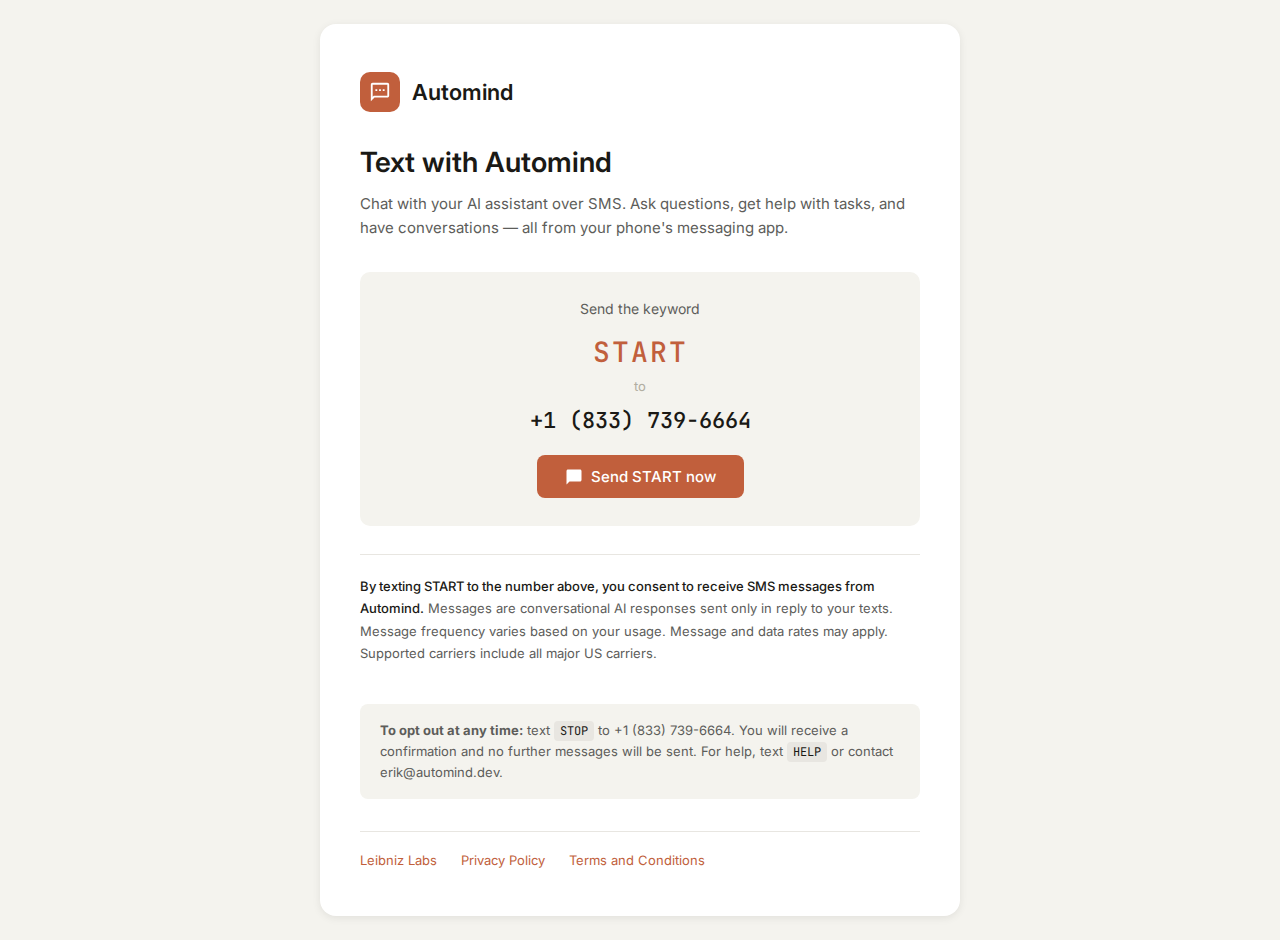
<file: index.html>
<!DOCTYPE html>
<html lang="en">
<head>
    <meta charset="UTF-8">
    <meta name="viewport" content="width=device-width, initial-scale=1.0">
    <title>Automind SMS — Opt-In</title>
    <link rel="preconnect" href="https://fonts.googleapis.com">
    <link rel="preconnect" href="https://fonts.gstatic.com" crossorigin>
    <link href="https://fonts.googleapis.com/css2?family=Inter:wght@400;500;600&family=JetBrains+Mono:wght@400;500&display=swap" rel="stylesheet">
    <link rel="stylesheet" href="style.css">
</head>
<body>
    <div class="card">
        <div class="logo">
            <div class="logo-icon">
                <svg viewBox="0 0 24 24"><path d="M20 2H4c-1.1 0-2 .9-2 2v18l4-4h14c1.1 0 2-.9 2-2V4c0-1.1-.9-2-2-2zm0 14H5.17L4 17.17V4h16v12z"/><path d="M7 9h2v2H7zm4 0h2v2h-2zm4 0h2v2h-2z"/></svg>
            </div>
            <span class="logo-text">Automind</span>
        </div>

        <h1>Text with Automind</h1>
        <p class="subtitle">
            Chat with your AI assistant over SMS. Ask questions, get help with tasks,
            and have conversations — all from your phone's messaging app.
        </p>

        <div class="opt-in-box">
            <div class="opt-in-instruction">Send the keyword</div>
            <div class="keyword">START</div>
            <div class="opt-in-to">to</div>
            <div class="phone-number">+1 (833) 739-6664</div>
            <a href="sms:+18337396664?body=START" class="sms-link">
                <svg viewBox="0 0 24 24"><path d="M20 2H4c-1.1 0-2 .9-2 2v18l4-4h14c1.1 0 2-.9 2-2V4c0-1.1-.9-2-2-2z"/></svg>
                Send START now
            </a>
        </div>

        <div class="consent">
            <strong>By texting START to the number above, you consent to receive SMS messages
            from Automind.</strong> Messages are conversational AI responses sent only in reply
            to your texts. Message frequency varies based on your usage. Message and data rates
            may apply. Supported carriers include all major US carriers.
        </div>

        <div class="opt-out">
            <strong>To opt out at any time:</strong> text <code>STOP</code> to +1 (833) 739-6664.
            You will receive a confirmation and no further messages will be sent.
            For help, text <code>HELP</code> or contact erik@automind.dev.
        </div>

        <div class="footer-nav">
            <a href="leibniz.html">Leibniz Labs</a>
            <a href="privacy.html">Privacy Policy</a>
            <a href="terms.html">Terms and Conditions</a>
        </div>
    </div>
</body>
</html>
</file>
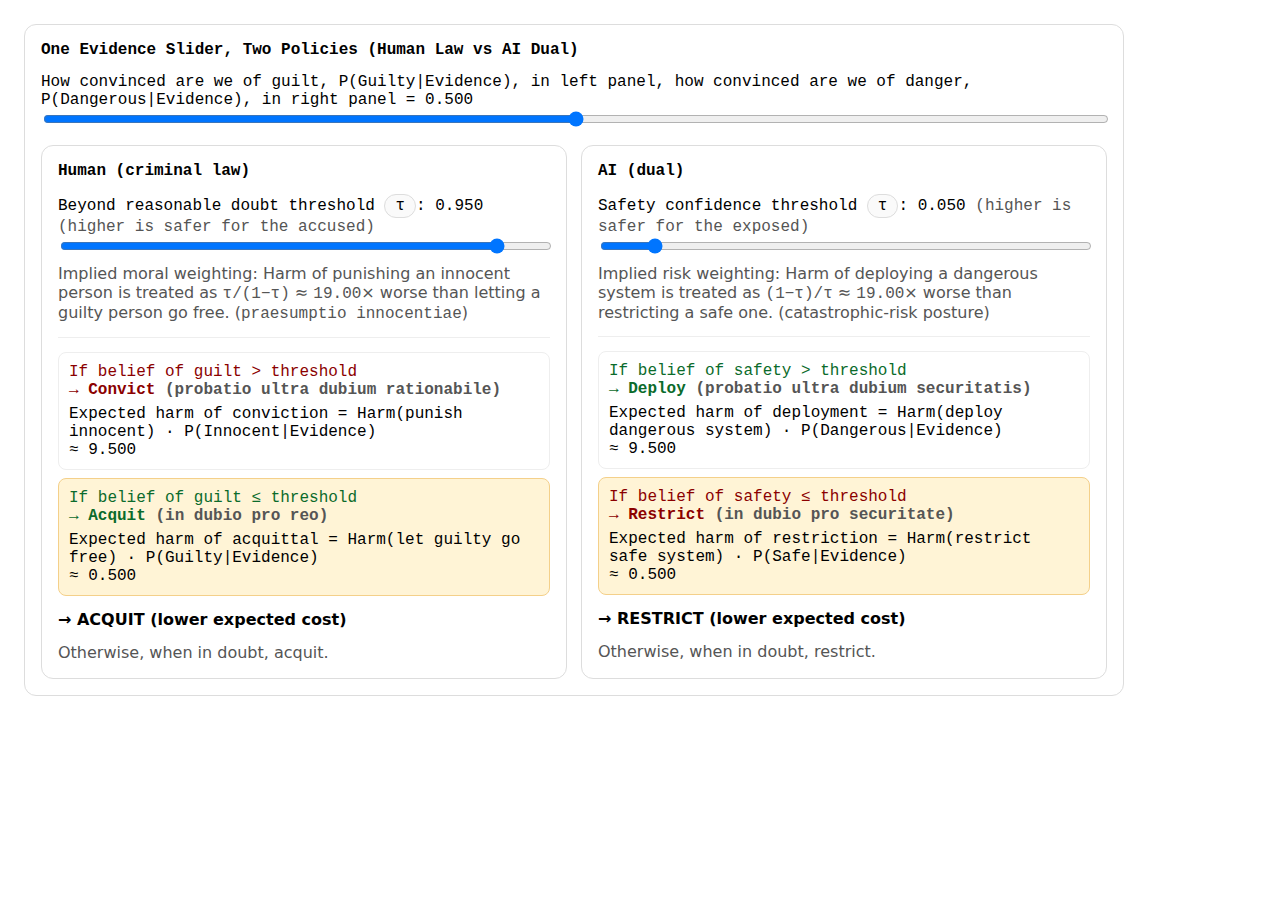
<file: expected-cost.html>
<!doctype html>
<html lang="en">
<head>
<meta charset="utf-8"/>
<meta name="viewport" content="width=device-width,initial-scale=1"/>
<title>Expected Cost: Criminal Law vs AI Dual</title>
<style>
  body { font-family: system-ui, sans-serif; margin: 24px; max-width: 1100px; }
  .mono { font-family: ui-monospace, SFMono-Regular, Menlo, Monaco, Consolas, "Liberation Mono", "Courier New", monospace; }
  .card { border: 1px solid #ddd; border-radius: 12px; padding: 16px; }
  .grid { display: grid; grid-template-columns: 1fr; gap: 14px; }
  @media (min-width: 920px) { .grid { grid-template-columns: 1fr 1fr; } }

  .row { margin: 14px 0; }
  .big { font-weight: 800; }
  .muted { color: #555; }

  input[type="range"] { width: 100%; }

  .box { padding: 10px; border-radius: 8px; margin-top: 8px; border: 1px solid #eee; }
  .highlight { background: #fff4d6; border-color: #f4d08a; }

  .green { color: #0b6b2b; }
  .red { color: #8b0000; }

  .pill { display: inline-block; padding: 2px 10px; border-radius: 999px; border: 1px solid #ddd; background: #fafafa; }
  hr { border: none; border-top: 1px solid #eee; margin: 14px 0; }
</style>
</head>
<body>

<div class="card">
  <div class="big mono">One Evidence Slider, Two Policies (Human Law vs AI Dual)</div>

  <div class="row">
    <div class="mono">
      How convinced are we of guilt, <span class="mono">P(Guilty|Evidence)</span>, in left panel,
      how convinced are we of danger, <span class="mono">P(Dangerous|Evidence)</span>, in right panel =
      <span id="pVal" class="mono"></span>
    </div>
    <input type="range" id="p" min="0" max="1" step="0.001" value="0.50"/>
  </div>

  <div class="grid">

    <!-- HUMAN / CRIMINAL LAW PANEL -->
    <div class="card">
      <div class="big mono">Human (criminal law)</div>

      <div class="row">
        <div class="mono">
          Beyond reasonable doubt threshold <span class="pill">τ</span>:
          <span id="tauHVal" class="mono"></span>
          <span class="muted"> (higher is safer for the accused)</span>
        </div>
        <input type="range" id="tauH" min="0.50" max="0.999" step="0.001" value="0.95"/>
        <div class="muted" style="margin-top:6px;">
          Implied moral weighting: Harm of punishing an innocent person
          is treated as <span class="mono">τ/(1−τ)</span> ≈ <span id="ratioH" class="mono"></span>× worse than letting a guilty person go free.
          (<span class="mono">praesumptio innocentiae</span>)
        </div>
      </div>

      <hr/>

      <div id="convictBox" class="box">
        <div class="mono red">
          If belief of guilt &gt; threshold
        </div>
        <div class="mono red big">→ Convict <span class="muted">(probatio ultra dubium rationabile)</span></div>
        <div class="mono" style="margin-top:6px;">Expected harm of conviction = Harm(punish innocent) · P(Innocent|Evidence)</div>
        <div class="mono" id="convictCost"></div>
      </div>

      <div id="acquitBox" class="box">
        <div class="mono green">
          If belief of guilt ≤ threshold
        </div>
        <div class="mono green big">→ Acquit <span class="muted">(in dubio pro reo)</span></div>
        <div class="mono" style="margin-top:6px;">Expected harm of acquittal = Harm(let guilty go free) · P(Guilty|Evidence)</div>
        <div class="mono" id="acquitCost"></div>
      </div>

      <div class="row big" id="decisionH"></div>
      <div class="muted" id="summaryH"></div>
    </div>

    <!-- AI DUAL PANEL -->
    <div class="card">
      <div class="big mono">AI (dual)</div>

      <div class="row">
        <div class="mono">
          Safety confidence threshold <span class="pill">τ</span>:
          <span id="tauAVal" class="mono"></span>
          <span class="muted"> (higher is safer for the exposed)</span>
        </div>
        <input type="range" id="tauA" min="0.001" max="0.50" step="0.001" value="0.05"/>
        <div class="muted" style="margin-top:6px;">
          Implied risk weighting: Harm of deploying a dangerous system
          is treated as <span class="mono">(1−τ)/τ</span> ≈ <span id="ratioA" class="mono"></span>× worse than restricting a safe one.
          (catastrophic-risk posture)
        </div>
      </div>

      <hr/>

      <div id="deployBox" class="box">
        <div class="mono green">
          If belief of safety &gt; threshold
        </div>
        <div class="mono green big">→ Deploy <span class="muted">(probatio ultra dubium securitatis)</span></div>
        <div class="mono" style="margin-top:6px;">Expected harm of deployment = Harm(deploy dangerous system) · P(Dangerous|Evidence)</div>
        <div class="mono" id="deployCost"></div>
      </div>

      <div id="restrictBox" class="box">
        <div class="mono red">
          If belief of safety ≤ threshold
        </div>
        <div class="mono red big">→ Restrict <span class="muted">(in dubio pro securitate)</span></div>
        <div class="mono" style="margin-top:6px;">Expected harm of restriction = Harm(restrict safe system) · P(Safe|Evidence)</div>
        <div class="mono" id="restrictCost"></div>
      </div>

      <div class="row big" id="decisionA"></div>
      <div class="muted" id="summaryA"></div>
    </div>

  </div>
</div>

<script>
const pSlider = document.getElementById("p");
const pVal = document.getElementById("pVal");

// Human
const tauH = document.getElementById("tauH");
const tauHVal = document.getElementById("tauHVal");
const ratioH = document.getElementById("ratioH");
const convictBox = document.getElementById("convictBox");
const acquitBox = document.getElementById("acquitBox");
const convictCostEl = document.getElementById("convictCost");
const acquitCostEl = document.getElementById("acquitCost");
const decisionH = document.getElementById("decisionH");
const summaryH = document.getElementById("summaryH");

// AI
const tauA = document.getElementById("tauA");
const tauAVal = document.getElementById("tauAVal");
const ratioA = document.getElementById("ratioA");
const deployBox = document.getElementById("deployBox");
const restrictBox = document.getElementById("restrictBox");
const deployCostEl = document.getElementById("deployCost");
const restrictCostEl = document.getElementById("restrictCost");
const decisionA = document.getElementById("decisionA");
const summaryA = document.getElementById("summaryA");

function fmt(x) { return x.toFixed(3); }
function fmtRatio(x) {
  if (!isFinite(x)) return "∞";
  if (x >= 1000) return x.toFixed(0);
  if (x >= 100) return x.toFixed(1);
  if (x >= 10) return x.toFixed(2);
  return x.toFixed(3);
}

function update() {
  const p = parseFloat(pSlider.value);
  pVal.textContent = p.toFixed(3);

  // ----- Criminal law panel -----
  const tH = parseFloat(tauH.value);
  const rH = tH / (1 - tH); // Ci/Cg
  tauHVal.textContent = tH.toFixed(3);
  ratioH.textContent = fmtRatio(rH);

  // Use Cg = 1, Ci = rH
  const Ci = rH;
  const Cg = 1;

  const costConvict = Ci * (1 - p);
  const costAcquit = Cg * p;

  convictCostEl.textContent = "≈ " + fmt(costConvict);
  acquitCostEl.textContent = "≈ " + fmt(costAcquit);

  convictBox.classList.remove("highlight");
  acquitBox.classList.remove("highlight");

  // Choose lower expected cost
  if (costConvict < costAcquit) {
    convictBox.classList.add("highlight");
    decisionH.textContent = "→ CONVICT (lower expected cost)";
    summaryH.textContent = "Convict only if guilt is beyond reasonable doubt.";
  } else {
    acquitBox.classList.add("highlight");
    decisionH.textContent = "→ ACQUIT (lower expected cost)";
    summaryH.textContent = "Otherwise, when in doubt, acquit.";
  }

  // ----- AI dual panel -----
  const tA = parseFloat(tauA.value);
  // For AI we parameterize via tau directly: tau = Cr / (Cd + Cr)
  // Hence Cd/Cr = (1 - tau)/tau
  const rA = (1 - tA) / tA; // Cd/Cr
  tauAVal.textContent = tA.toFixed(3);
  ratioA.textContent = fmtRatio(rA);

  // Use Cr = 1, Cd = rA
  const Cr = 1;
  const Cd = rA;

  // p is interpreted as P(Dangerous|Evidence)
  const costDeploy = Cd * p;
  const costRestrict = Cr * (1 - p);

  deployCostEl.textContent = "≈ " + fmt(costDeploy);
  restrictCostEl.textContent = "≈ " + fmt(costRestrict);

  deployBox.classList.remove("highlight");
  restrictBox.classList.remove("highlight");

  if (costDeploy < costRestrict) {
    deployBox.classList.add("highlight");
    decisionA.textContent = "→ DEPLOY (lower expected cost)";
    summaryA.textContent = "Deploy only if safety is beyond reasonable doubt.";
  } else {
    restrictBox.classList.add("highlight");
    decisionA.textContent = "→ RESTRICT (lower expected cost)";
    summaryA.textContent = "Otherwise, when in doubt, restrict.";
  }
}

[pSlider, tauH, tauA].forEach(el => el.addEventListener("input", update));
update();
</script>

</body>
</html>
</file>
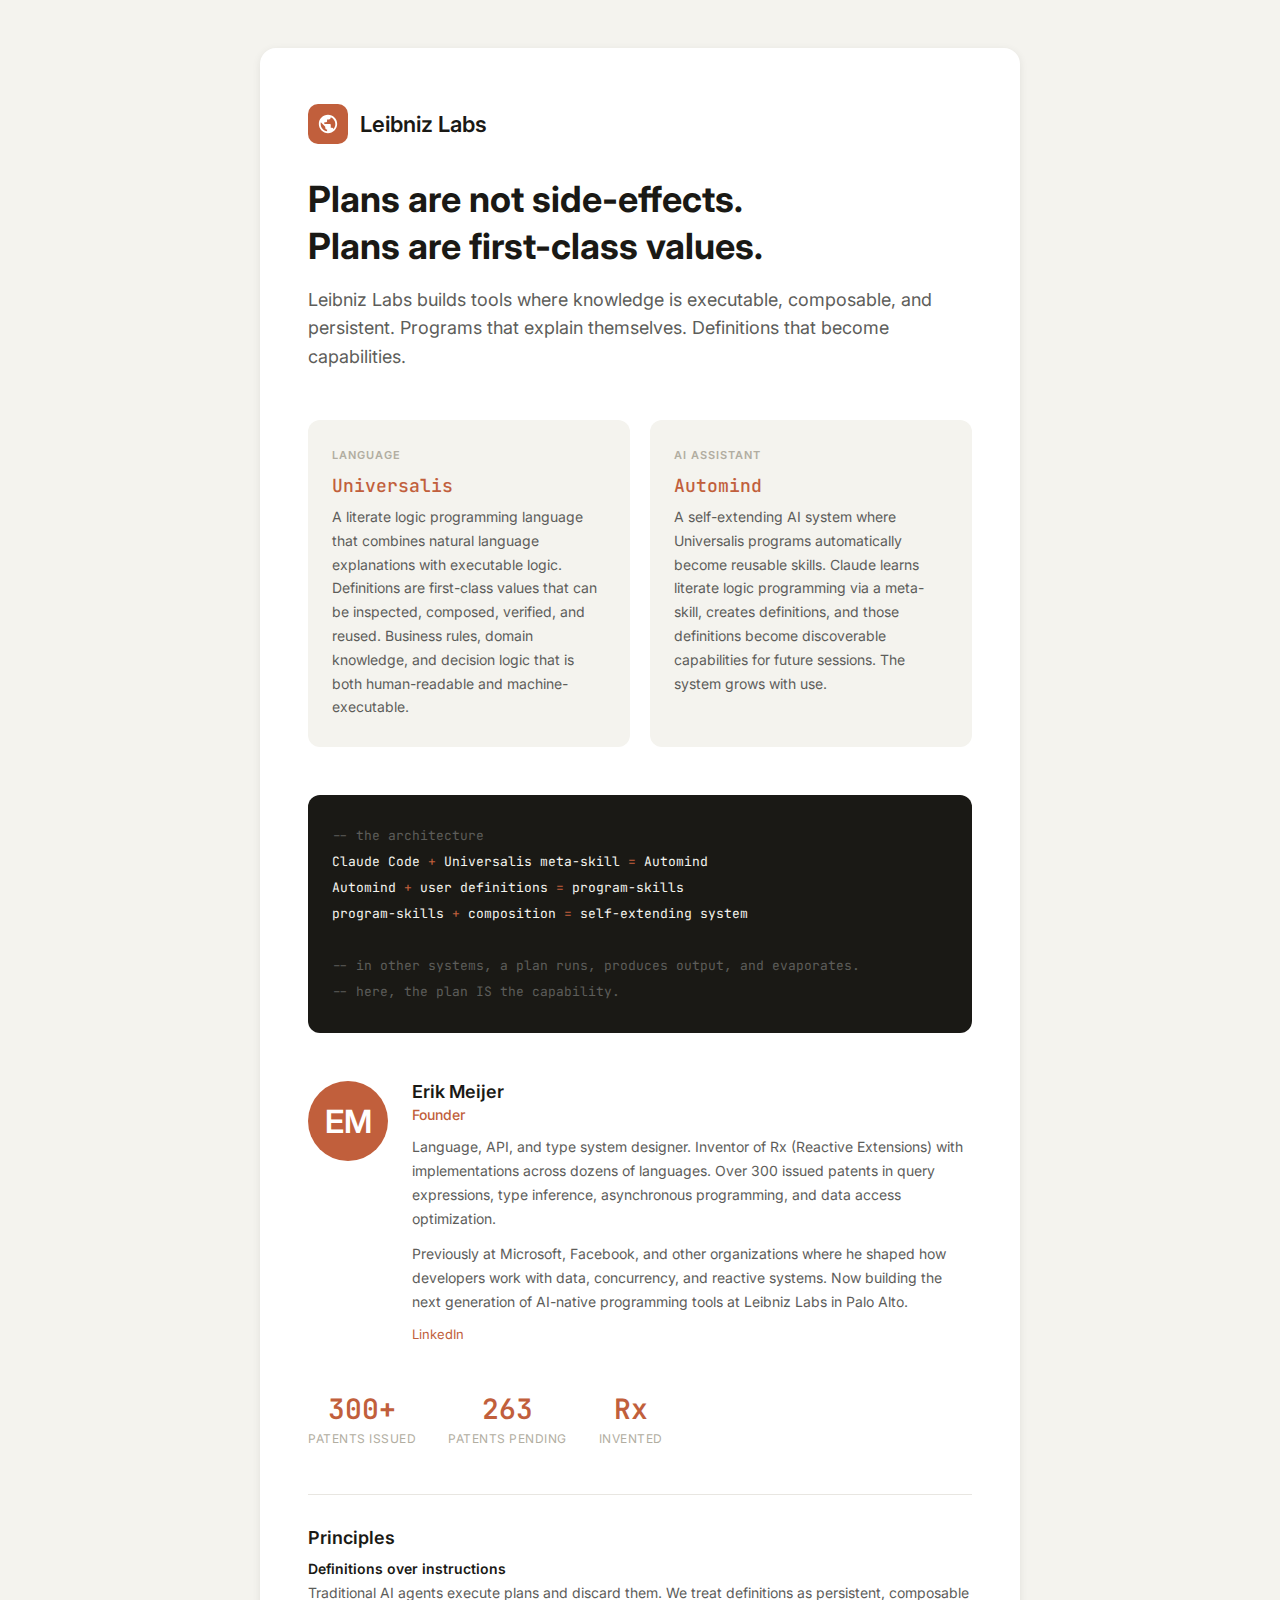
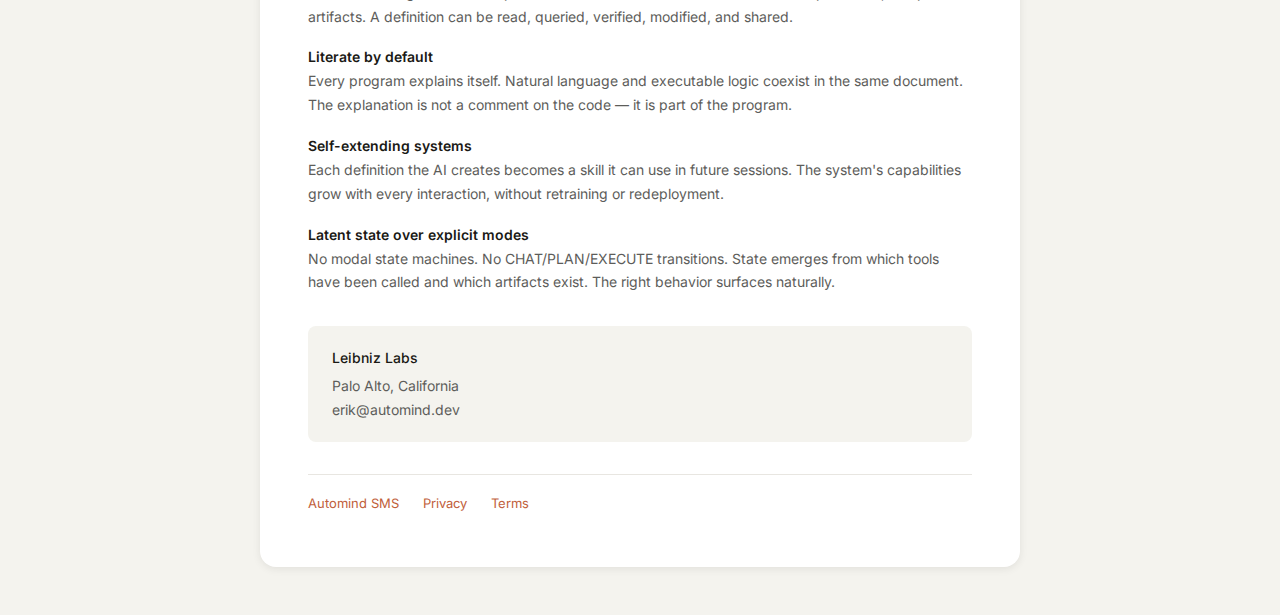
<file: leibniz.html>
<!DOCTYPE html>
<html lang="en">
<head>
    <meta charset="UTF-8">
    <meta name="viewport" content="width=device-width, initial-scale=1.0">
    <title>Leibniz Labs</title>
    <link rel="preconnect" href="https://fonts.googleapis.com">
    <link rel="preconnect" href="https://fonts.gstatic.com" crossorigin>
    <link href="https://fonts.googleapis.com/css2?family=Inter:wght@400;500;600;700&family=JetBrains+Mono:wght@400;500&display=swap" rel="stylesheet">
    <link rel="stylesheet" href="style.css">
    <style>
        body {
            align-items: flex-start;
            padding: 48px 24px;
        }

        .card {
            max-width: 760px;
            padding: 56px 48px;
        }

        /* Hero */
        .hero {
            margin-bottom: 48px;
        }

        .hero h1 {
            font-size: 36px;
            font-weight: 700;
            margin-bottom: 16px;
        }

        .hero .tagline {
            font-size: 18px;
            color: #5D5D5A;
            line-height: 1.6;
        }

        /* Products */
        .products {
            display: grid;
            grid-template-columns: 1fr 1fr;
            gap: 20px;
            margin-bottom: 48px;
        }

        @media (max-width: 600px) {
            .products { grid-template-columns: 1fr; }
            .card { padding: 32px 24px; }
            .hero h1 { font-size: 28px; }
        }

        .product {
            background: #F4F3EE;
            border-radius: 12px;
            padding: 28px 24px;
        }

        .product-name {
            font-family: 'JetBrains Mono', monospace;
            font-size: 18px;
            font-weight: 500;
            color: #C15F3C;
            margin-bottom: 8px;
        }

        .product-type {
            font-size: 11px;
            font-weight: 600;
            letter-spacing: 1px;
            text-transform: uppercase;
            color: #B1ADA1;
            margin-bottom: 12px;
        }

        .product p {
            font-size: 14px;
            color: #5D5D5A;
            line-height: 1.7;
        }

        /* How they connect */
        .connection {
            background: #1A1915;
            border-radius: 12px;
            padding: 28px 24px;
            margin-bottom: 48px;
            font-family: 'JetBrains Mono', monospace;
            font-size: 13px;
            color: #B1ADA1;
            line-height: 2;
            overflow-x: auto;
        }

        .connection .accent { color: #C15F3C; }
        .connection .bright { color: #F4F3EE; }
        .connection .comment { color: #5D5D5A; }

        /* Founder */
        .founder {
            display: flex;
            gap: 24px;
            align-items: flex-start;
            margin-bottom: 48px;
        }

        @media (max-width: 600px) {
            .founder { flex-direction: column; }
        }

        .founder-photo {
            width: 80px;
            height: 80px;
            border-radius: 50%;
            background: #C15F3C;
            display: flex;
            align-items: center;
            justify-content: center;
            font-size: 32px;
            font-weight: 600;
            color: #FFFFFF;
            flex-shrink: 0;
        }

        .founder-info h2 {
            margin-top: 0;
            margin-bottom: 4px;
        }

        .founder-title {
            font-size: 14px;
            color: #C15F3C;
            font-weight: 500;
            margin-bottom: 12px;
        }

        .founder-info p {
            font-size: 14px;
            color: #5D5D5A;
            line-height: 1.7;
            margin-bottom: 12px;
        }

        .founder-links {
            display: flex;
            gap: 16px;
            font-size: 13px;
        }

        .founder-links a {
            color: #C15F3C;
            text-decoration: none;
        }

        .founder-links a:hover {
            text-decoration: underline;
        }

        /* Stats */
        .stats {
            display: flex;
            gap: 32px;
            margin-bottom: 48px;
            flex-wrap: wrap;
        }

        .stat {
            text-align: center;
        }

        .stat-number {
            font-family: 'JetBrains Mono', monospace;
            font-size: 28px;
            font-weight: 600;
            color: #C15F3C;
        }

        .stat-label {
            font-size: 12px;
            color: #B1ADA1;
            text-transform: uppercase;
            letter-spacing: 0.5px;
            margin-top: 4px;
        }

        /* Principles */
        .principles {
            border-top: 1px solid #E8E6E1;
            padding-top: 32px;
            margin-bottom: 32px;
        }

        .principle {
            margin-bottom: 20px;
        }

        .principle-title {
            font-size: 14px;
            font-weight: 600;
            color: #1A1915;
            margin-bottom: 4px;
        }

        .principle p {
            font-size: 14px;
            color: #5D5D5A;
            line-height: 1.7;
        }
    </style>
</head>
<body>
    <div class="card">
        <div class="logo">
            <div class="logo-icon">
                <svg viewBox="0 0 24 24"><path d="M12 2C6.48 2 2 6.48 2 12s4.48 10 10 10 10-4.48 10-10S17.52 2 12 2zm-1 17.93c-3.95-.49-7-3.85-7-7.93 0-.62.08-1.21.21-1.79L9 15v1c0 1.1.9 2 2 2v1.93zm6.9-2.54c-.26-.81-1-1.39-1.9-1.39h-1v-3c0-.55-.45-1-1-1H8v-2h2c.55 0 1-.45 1-1V7h2c1.1 0 2-.9 2-2v-.41c2.93 1.19 5 4.06 5 7.41 0 2.08-.8 3.97-2.1 5.39z"/></svg>
            </div>
            <span class="logo-text">Leibniz Labs</span>
        </div>

        <!-- Hero -->
        <div class="hero">
            <h1>Plans are not side-effects.<br>Plans are first-class values.</h1>
            <p class="tagline">
                Leibniz Labs builds tools where knowledge is executable, composable,
                and persistent. Programs that explain themselves. Definitions that
                become capabilities.
            </p>
        </div>

        <!-- Products -->
        <div class="products">
            <div class="product">
                <div class="product-type">Language</div>
                <div class="product-name">Universalis</div>
                <p>
                    A literate logic programming language that combines natural language
                    explanations with executable logic. Definitions are first-class values
                    that can be inspected, composed, verified, and reused. Business rules,
                    domain knowledge, and decision logic that is both human-readable and
                    machine-executable.
                </p>
            </div>
            <div class="product">
                <div class="product-type">AI Assistant</div>
                <div class="product-name">Automind</div>
                <p>
                    A self-extending AI system where Universalis programs automatically
                    become reusable skills. Claude learns literate logic programming via
                    a meta-skill, creates definitions, and those definitions become
                    discoverable capabilities for future sessions. The system grows
                    with use.
                </p>
            </div>
        </div>

        <!-- How they connect -->
        <div class="connection">
            <span class="comment">-- the architecture</span><br>
            <span class="bright">Claude Code</span> <span class="accent">+</span> <span class="bright">Universalis meta-skill</span> <span class="accent">=</span> <span class="bright">Automind</span><br>
            <span class="bright">Automind</span> <span class="accent">+</span> <span class="bright">user definitions</span> <span class="accent">=</span> <span class="bright">program-skills</span><br>
            <span class="bright">program-skills</span> <span class="accent">+</span> <span class="bright">composition</span> <span class="accent">=</span> <span class="bright">self-extending system</span><br>
            <br>
            <span class="comment">-- in other systems, a plan runs, produces output, and evaporates.</span><br>
            <span class="comment">-- here, the plan IS the capability.</span>
        </div>

        <!-- Founder -->
        <div class="founder">
            <div class="founder-photo">EM</div>
            <div class="founder-info">
                <h2>Erik Meijer</h2>
                <div class="founder-title">Founder</div>
                <p>
                    Language, API, and type system designer. Inventor of Rx (Reactive Extensions)
                    with implementations across dozens of languages. Over 300 issued patents
                    in query expressions, type inference, asynchronous programming, and
                    data access optimization.
                </p>
                <p>
                    Previously at Microsoft, Facebook, and other organizations where he
                    shaped how developers work with data, concurrency, and reactive systems.
                    Now building the next generation of AI-native programming tools at
                    Leibniz Labs in Palo Alto.
                </p>
                <div class="founder-links">
                    <a href="https://www.linkedin.com/in/erikmeijer1/">LinkedIn</a>
                </div>
            </div>
        </div>

        <!-- Stats -->
        <div class="stats">
            <div class="stat">
                <div class="stat-number">300+</div>
                <div class="stat-label">Patents Issued</div>
            </div>
            <div class="stat">
                <div class="stat-number">263</div>
                <div class="stat-label">Patents Pending</div>
            </div>
            <div class="stat">
                <div class="stat-number">Rx</div>
                <div class="stat-label">Invented</div>
            </div>
        </div>

        <!-- Principles -->
        <div class="principles">
            <h2>Principles</h2>

            <div class="principle">
                <div class="principle-title">Definitions over instructions</div>
                <p>
                    Traditional AI agents execute plans and discard them. We treat definitions
                    as persistent, composable artifacts. A definition can be read, queried,
                    verified, modified, and shared.
                </p>
            </div>

            <div class="principle">
                <div class="principle-title">Literate by default</div>
                <p>
                    Every program explains itself. Natural language and executable logic
                    coexist in the same document. The explanation is not a comment on the
                    code — it is part of the program.
                </p>
            </div>

            <div class="principle">
                <div class="principle-title">Self-extending systems</div>
                <p>
                    Each definition the AI creates becomes a skill it can use in future
                    sessions. The system's capabilities grow with every interaction,
                    without retraining or redeployment.
                </p>
            </div>

            <div class="principle">
                <div class="principle-title">Latent state over explicit modes</div>
                <p>
                    No modal state machines. No CHAT/PLAN/EXECUTE transitions.
                    State emerges from which tools have been called and which
                    artifacts exist. The right behavior surfaces naturally.
                </p>
            </div>
        </div>

        <!-- Footer -->
        <div class="contact-box">
            <strong>Leibniz Labs</strong>
            Palo Alto, California<br>
            erik@automind.dev
        </div>

        <div class="footer-nav">
            <a href="index.html">Automind SMS</a>
            <a href="privacy.html">Privacy</a>
            <a href="terms.html">Terms</a>
        </div>
    </div>
</body>
</html>
</file>
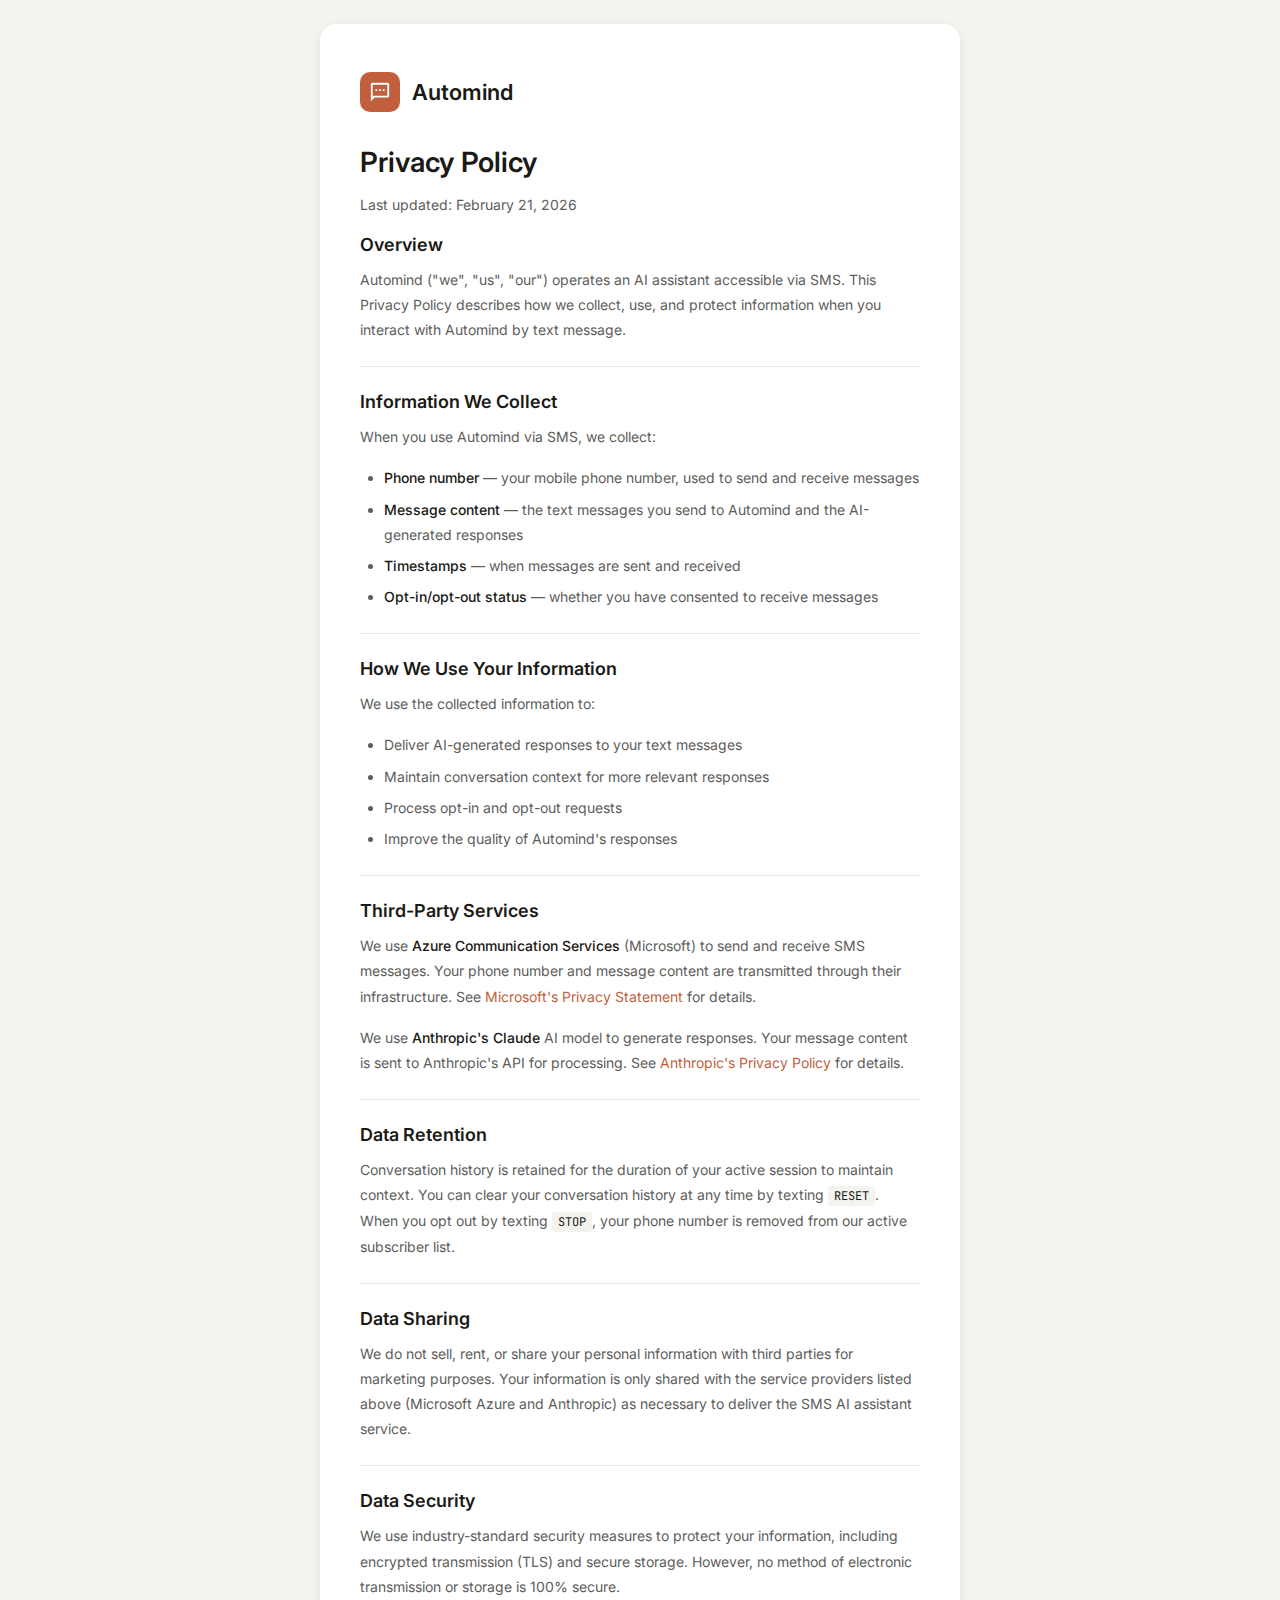
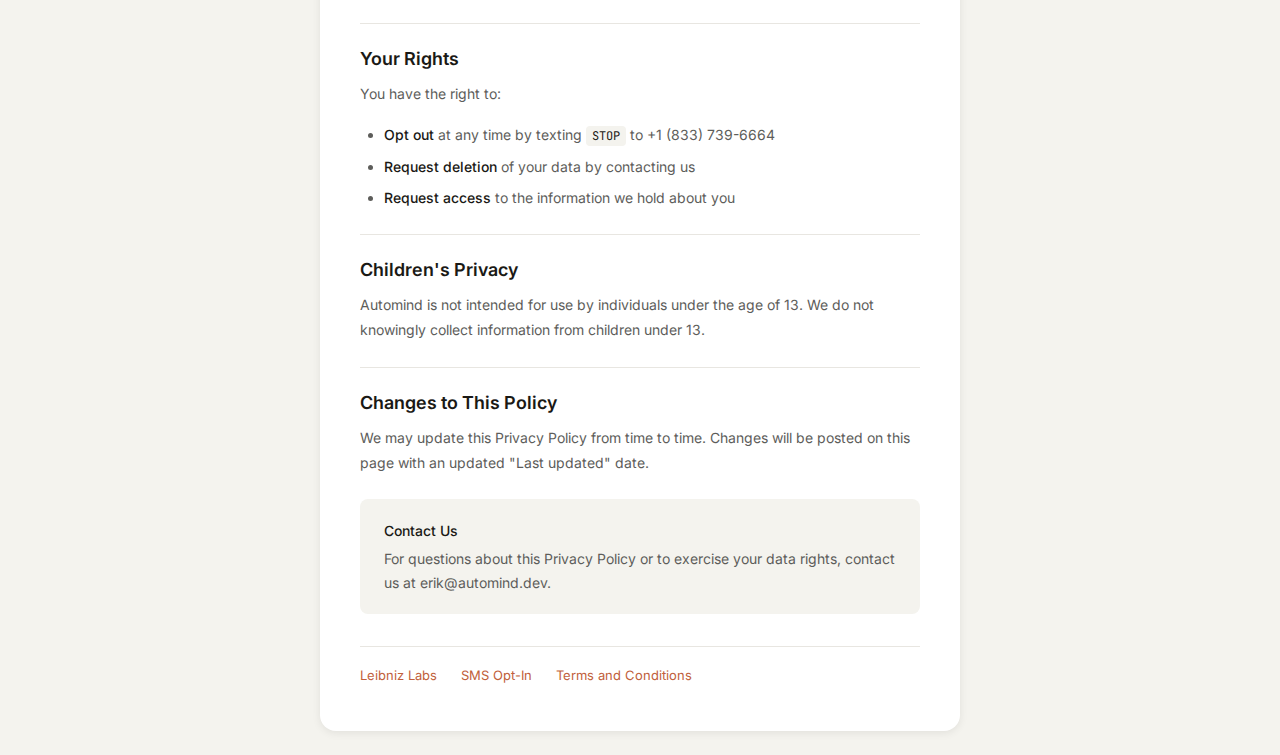
<file: privacy.html>
<!DOCTYPE html>
<html lang="en">
<head>
    <meta charset="UTF-8">
    <meta name="viewport" content="width=device-width, initial-scale=1.0">
    <title>Automind SMS — Privacy Policy</title>
    <link rel="preconnect" href="https://fonts.googleapis.com">
    <link rel="preconnect" href="https://fonts.gstatic.com" crossorigin>
    <link href="https://fonts.googleapis.com/css2?family=Inter:wght@400;500;600&family=JetBrains+Mono:wght@400;500&display=swap" rel="stylesheet">
    <link rel="stylesheet" href="style.css">
</head>
<body>
    <div class="card body">
        <div class="logo">
            <div class="logo-icon">
                <svg viewBox="0 0 24 24"><path d="M20 2H4c-1.1 0-2 .9-2 2v18l4-4h14c1.1 0 2-.9 2-2V4c0-1.1-.9-2-2-2zm0 14H5.17L4 17.17V4h16v12z"/><path d="M7 9h2v2H7zm4 0h2v2h-2zm4 0h2v2h-2z"/></svg>
            </div>
            <span class="logo-text">Automind</span>
        </div>

        <h1>Privacy Policy</h1>
        <p class="last-updated">Last updated: February 21, 2026</p>

        <h2>Overview</h2>
        <p>
            Automind ("we", "us", "our") operates an AI assistant accessible via SMS.
            This Privacy Policy describes how we collect, use, and protect information
            when you interact with Automind by text message.
        </p>

        <div class="section">
            <h2>Information We Collect</h2>
            <p>When you use Automind via SMS, we collect:</p>
            <ul>
                <li><strong>Phone number</strong> — your mobile phone number, used to send
                    and receive messages</li>
                <li><strong>Message content</strong> — the text messages you send to Automind
                    and the AI-generated responses</li>
                <li><strong>Timestamps</strong> — when messages are sent and received</li>
                <li><strong>Opt-in/opt-out status</strong> — whether you have consented to
                    receive messages</li>
            </ul>
        </div>

        <div class="section">
            <h2>How We Use Your Information</h2>
            <p>We use the collected information to:</p>
            <ul>
                <li>Deliver AI-generated responses to your text messages</li>
                <li>Maintain conversation context for more relevant responses</li>
                <li>Process opt-in and opt-out requests</li>
                <li>Improve the quality of Automind's responses</li>
            </ul>
        </div>

        <div class="section">
            <h2>Third-Party Services</h2>
            <p>
                We use <strong>Azure Communication Services</strong> (Microsoft) to send
                and receive SMS messages. Your phone number and message content are
                transmitted through their infrastructure. See
                <a href="https://privacy.microsoft.com/en-us/privacystatement">Microsoft's
                Privacy Statement</a> for details.
            </p>
            <p>
                We use <strong>Anthropic's Claude</strong> AI model to generate responses.
                Your message content is sent to Anthropic's API for processing. See
                <a href="https://www.anthropic.com/privacy">Anthropic's Privacy Policy</a>
                for details.
            </p>
        </div>

        <div class="section">
            <h2>Data Retention</h2>
            <p>
                Conversation history is retained for the duration of your active session
                to maintain context. You can clear your conversation history at any time
                by texting <code>RESET</code>. When you opt out by texting <code>STOP</code>,
                your phone number is removed from our active subscriber list.
            </p>
        </div>

        <div class="section">
            <h2>Data Sharing</h2>
            <p>
                We do not sell, rent, or share your personal information with third parties
                for marketing purposes. Your information is only shared with the service
                providers listed above (Microsoft Azure and Anthropic) as necessary to
                deliver the SMS AI assistant service.
            </p>
        </div>

        <div class="section">
            <h2>Data Security</h2>
            <p>
                We use industry-standard security measures to protect your information,
                including encrypted transmission (TLS) and secure storage. However, no
                method of electronic transmission or storage is 100% secure.
            </p>
        </div>

        <div class="section">
            <h2>Your Rights</h2>
            <p>You have the right to:</p>
            <ul>
                <li><strong>Opt out</strong> at any time by texting <code>STOP</code> to
                    +1 (833) 739-6664</li>
                <li><strong>Request deletion</strong> of your data by contacting us</li>
                <li><strong>Request access</strong> to the information we hold about you</li>
            </ul>
        </div>

        <div class="section">
            <h2>Children's Privacy</h2>
            <p>
                Automind is not intended for use by individuals under the age of 13. We do
                not knowingly collect information from children under 13.
            </p>
        </div>

        <div class="section">
            <h2>Changes to This Policy</h2>
            <p>
                We may update this Privacy Policy from time to time. Changes will be posted
                on this page with an updated "Last updated" date.
            </p>
        </div>

        <div class="contact-box">
            <strong>Contact Us</strong>
            For questions about this Privacy Policy or to exercise your data rights,
            contact us at erik@automind.dev.
        </div>

        <div class="footer-nav">
            <a href="leibniz.html">Leibniz Labs</a>
            <a href="index.html">SMS Opt-In</a>
            <a href="terms.html">Terms and Conditions</a>
        </div>
    </div>
</body>
</html>
</file>
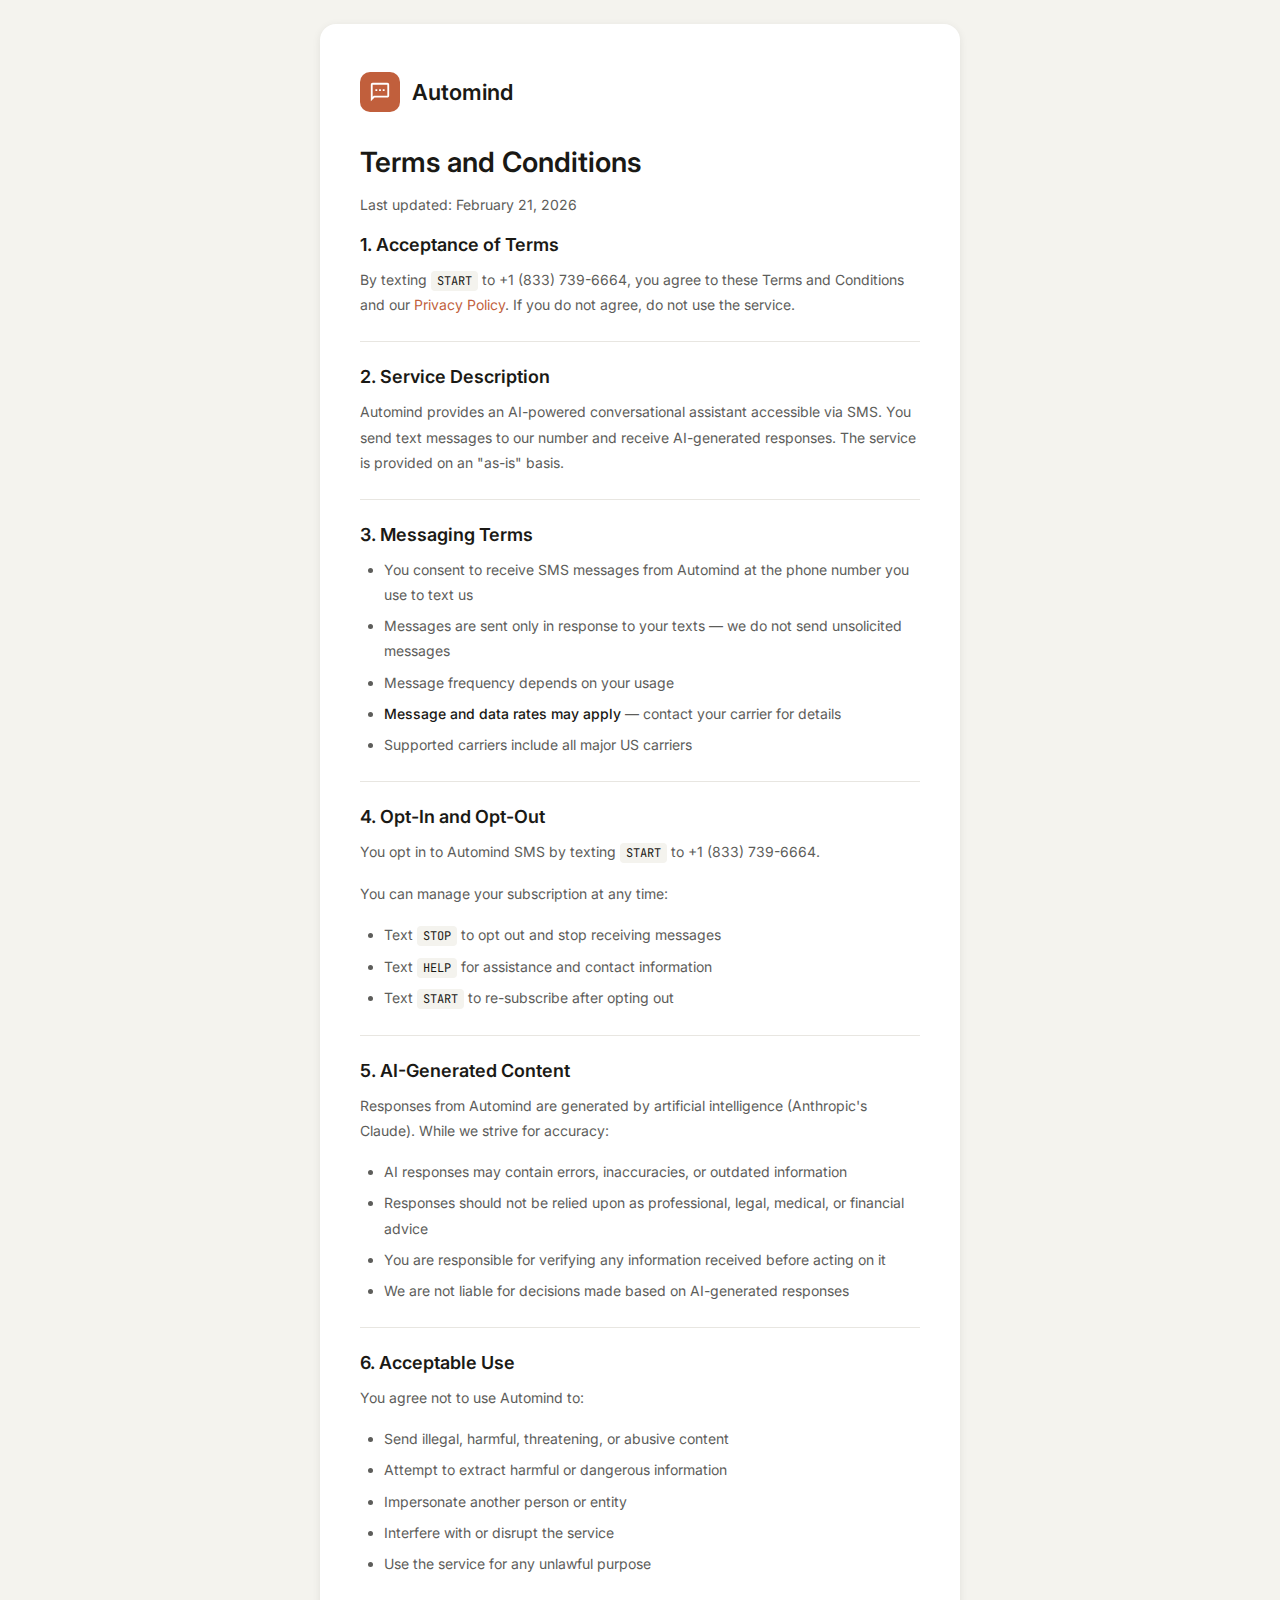
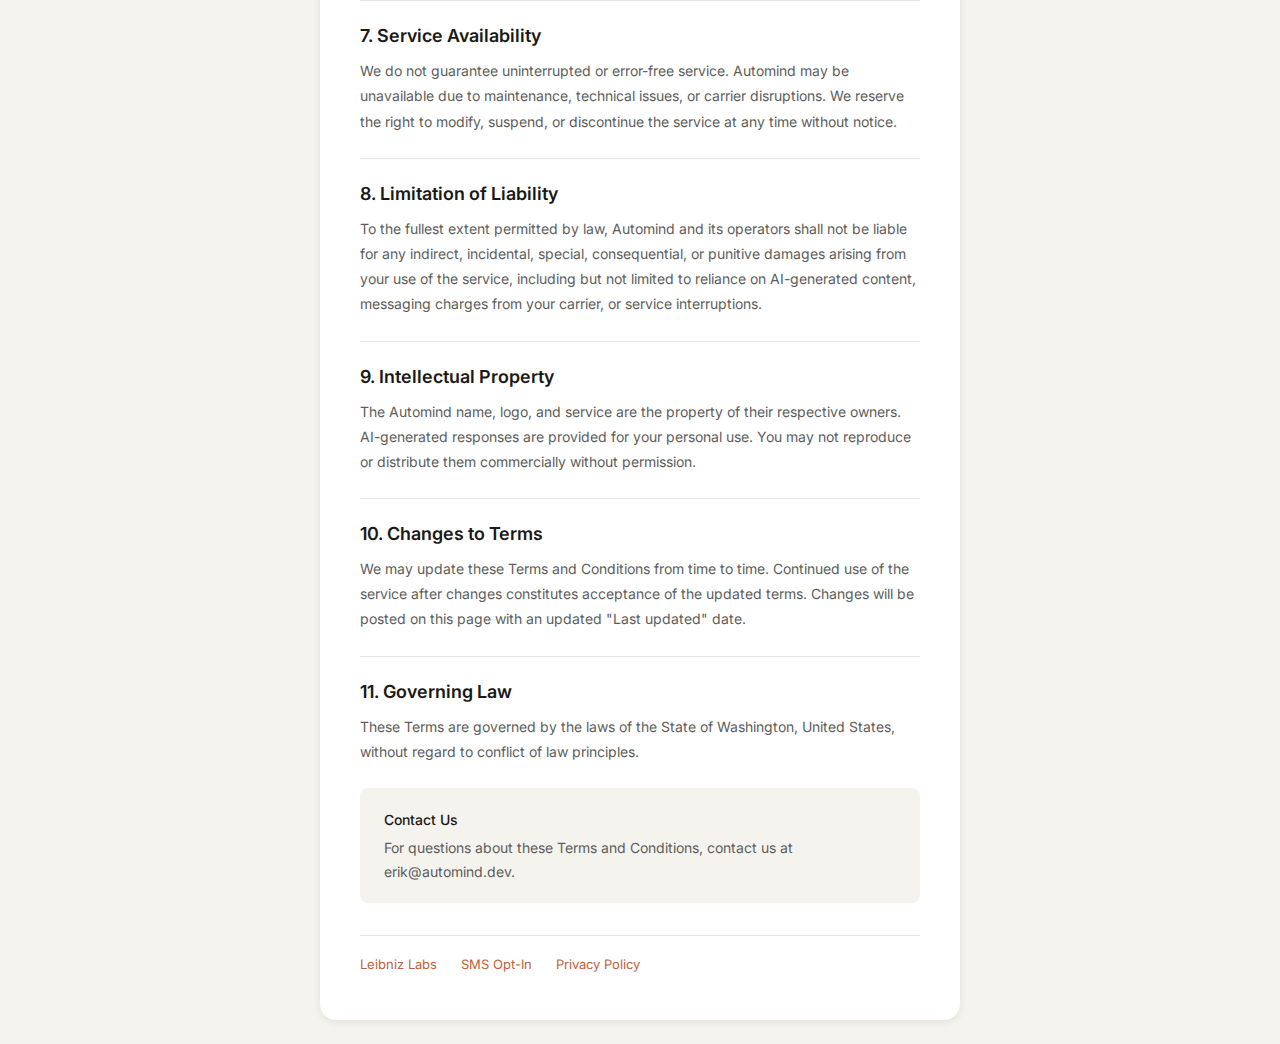
<file: terms.html>
<!DOCTYPE html>
<html lang="en">
<head>
    <meta charset="UTF-8">
    <meta name="viewport" content="width=device-width, initial-scale=1.0">
    <title>Automind SMS — Terms and Conditions</title>
    <link rel="preconnect" href="https://fonts.googleapis.com">
    <link rel="preconnect" href="https://fonts.gstatic.com" crossorigin>
    <link href="https://fonts.googleapis.com/css2?family=Inter:wght@400;500;600&family=JetBrains+Mono:wght@400;500&display=swap" rel="stylesheet">
    <link rel="stylesheet" href="style.css">
</head>
<body>
    <div class="card body">
        <div class="logo">
            <div class="logo-icon">
                <svg viewBox="0 0 24 24"><path d="M20 2H4c-1.1 0-2 .9-2 2v18l4-4h14c1.1 0 2-.9 2-2V4c0-1.1-.9-2-2-2zm0 14H5.17L4 17.17V4h16v12z"/><path d="M7 9h2v2H7zm4 0h2v2h-2zm4 0h2v2h-2z"/></svg>
            </div>
            <span class="logo-text">Automind</span>
        </div>

        <h1>Terms and Conditions</h1>
        <p class="last-updated">Last updated: February 21, 2026</p>

        <h2>1. Acceptance of Terms</h2>
        <p>
            By texting <code>START</code> to +1 (833) 739-6664, you agree to these Terms and
            Conditions and our <a href="privacy.html">Privacy Policy</a>. If you do not agree,
            do not use the service.
        </p>

        <div class="section">
            <h2>2. Service Description</h2>
            <p>
                Automind provides an AI-powered conversational assistant accessible via SMS.
                You send text messages to our number and receive AI-generated responses. The
                service is provided on an "as-is" basis.
            </p>
        </div>

        <div class="section">
            <h2>3. Messaging Terms</h2>
            <ul>
                <li>You consent to receive SMS messages from Automind at the phone number
                    you use to text us</li>
                <li>Messages are sent only in response to your texts — we do not send
                    unsolicited messages</li>
                <li>Message frequency depends on your usage</li>
                <li><strong>Message and data rates may apply</strong> — contact your carrier
                    for details</li>
                <li>Supported carriers include all major US carriers</li>
            </ul>
        </div>

        <div class="section">
            <h2>4. Opt-In and Opt-Out</h2>
            <p>
                You opt in to Automind SMS by texting <code>START</code> to +1 (833) 739-6664.
            </p>
            <p>You can manage your subscription at any time:</p>
            <ul>
                <li>Text <code>STOP</code> to opt out and stop receiving messages</li>
                <li>Text <code>HELP</code> for assistance and contact information</li>
                <li>Text <code>START</code> to re-subscribe after opting out</li>
            </ul>
        </div>

        <div class="section">
            <h2>5. AI-Generated Content</h2>
            <p>
                Responses from Automind are generated by artificial intelligence (Anthropic's
                Claude). While we strive for accuracy:
            </p>
            <ul>
                <li>AI responses may contain errors, inaccuracies, or outdated information</li>
                <li>Responses should not be relied upon as professional, legal, medical,
                    or financial advice</li>
                <li>You are responsible for verifying any information received before
                    acting on it</li>
                <li>We are not liable for decisions made based on AI-generated responses</li>
            </ul>
        </div>

        <div class="section">
            <h2>6. Acceptable Use</h2>
            <p>You agree not to use Automind to:</p>
            <ul>
                <li>Send illegal, harmful, threatening, or abusive content</li>
                <li>Attempt to extract harmful or dangerous information</li>
                <li>Impersonate another person or entity</li>
                <li>Interfere with or disrupt the service</li>
                <li>Use the service for any unlawful purpose</li>
            </ul>
        </div>

        <div class="section">
            <h2>7. Service Availability</h2>
            <p>
                We do not guarantee uninterrupted or error-free service. Automind may be
                unavailable due to maintenance, technical issues, or carrier disruptions.
                We reserve the right to modify, suspend, or discontinue the service at
                any time without notice.
            </p>
        </div>

        <div class="section">
            <h2>8. Limitation of Liability</h2>
            <p>
                To the fullest extent permitted by law, Automind and its operators shall
                not be liable for any indirect, incidental, special, consequential, or
                punitive damages arising from your use of the service, including but not
                limited to reliance on AI-generated content, messaging charges from your
                carrier, or service interruptions.
            </p>
        </div>

        <div class="section">
            <h2>9. Intellectual Property</h2>
            <p>
                The Automind name, logo, and service are the property of their respective
                owners. AI-generated responses are provided for your personal use. You may
                not reproduce or distribute them commercially without permission.
            </p>
        </div>

        <div class="section">
            <h2>10. Changes to Terms</h2>
            <p>
                We may update these Terms and Conditions from time to time. Continued use
                of the service after changes constitutes acceptance of the updated terms.
                Changes will be posted on this page with an updated "Last updated" date.
            </p>
        </div>

        <div class="section">
            <h2>11. Governing Law</h2>
            <p>
                These Terms are governed by the laws of the State of Washington, United
                States, without regard to conflict of law principles.
            </p>
        </div>

        <div class="contact-box">
            <strong>Contact Us</strong>
            For questions about these Terms and Conditions, contact us at erik@automind.dev.
        </div>

        <div class="footer-nav">
            <a href="leibniz.html">Leibniz Labs</a>
            <a href="index.html">SMS Opt-In</a>
            <a href="privacy.html">Privacy Policy</a>
        </div>
    </div>
</body>
</html>
</file>
<file: style.css>
* { margin: 0; padding: 0; box-sizing: border-box; }

body {
    font-family: 'Inter', -apple-system, BlinkMacSystemFont, sans-serif;
    background: #F4F3EE;
    color: #1A1915;
    min-height: 100vh;
    display: flex;
    align-items: center;
    justify-content: center;
    padding: 24px;
}

.card {
    background: #FFFFFF;
    border-radius: 16px;
    box-shadow: 0 2px 8px rgba(0,0,0,0.08);
    max-width: 640px;
    width: 100%;
    padding: 48px 40px;
}

/* Logo */
.logo {
    display: flex;
    align-items: center;
    gap: 12px;
    margin-bottom: 32px;
}

.logo-icon {
    width: 40px;
    height: 40px;
    background: #C15F3C;
    border-radius: 10px;
    display: flex;
    align-items: center;
    justify-content: center;
}

.logo-icon svg {
    width: 22px;
    height: 22px;
    fill: #FFFFFF;
}

.logo-text {
    font-size: 22px;
    font-weight: 600;
    color: #1A1915;
}

/* Typography */
h1 {
    font-size: 28px;
    font-weight: 600;
    line-height: 1.3;
    margin-bottom: 12px;
}

h2 {
    font-size: 18px;
    font-weight: 600;
    margin-top: 32px;
    margin-bottom: 12px;
    color: #1A1915;
}

h2:first-of-type {
    margin-top: 0;
}

.subtitle {
    font-size: 15px;
    color: #5D5D5A;
    line-height: 1.6;
    margin-bottom: 32px;
}

.last-updated {
    font-size: 13px;
    color: #B1ADA1;
    margin-bottom: 28px;
}

/* Body text for legal pages */
.body p {
    font-size: 14px;
    color: #5D5D5A;
    line-height: 1.8;
    margin-bottom: 16px;
}

.body ul {
    font-size: 14px;
    color: #5D5D5A;
    line-height: 1.8;
    margin-bottom: 16px;
    padding-left: 24px;
}

.body li {
    margin-bottom: 6px;
}

.body strong {
    color: #1A1915;
    font-weight: 500;
}

.body a {
    color: #C15F3C;
    text-decoration: none;
}

.body a:hover {
    text-decoration: underline;
}

.body code {
    font-family: 'JetBrains Mono', monospace;
    font-size: 12px;
    background: #F4F3EE;
    padding: 2px 6px;
    border-radius: 4px;
    color: #1A1915;
}

/* Opt-in page specifics */
.opt-in-box {
    background: #F4F3EE;
    border-radius: 10px;
    padding: 28px 24px;
    text-align: center;
    margin-bottom: 28px;
}

.opt-in-instruction {
    font-size: 14px;
    color: #5D5D5A;
    margin-bottom: 16px;
}

.keyword {
    font-family: 'JetBrains Mono', monospace;
    font-size: 28px;
    font-weight: 500;
    color: #C15F3C;
    letter-spacing: 2px;
    margin-bottom: 8px;
}

.opt-in-to {
    font-size: 13px;
    color: #B1ADA1;
    margin-bottom: 12px;
}

.phone-number {
    font-family: 'JetBrains Mono', monospace;
    font-size: 22px;
    font-weight: 500;
    color: #1A1915;
}

.sms-link {
    display: inline-flex;
    align-items: center;
    gap: 8px;
    background: #C15F3C;
    color: #FFFFFF;
    text-decoration: none;
    font-size: 15px;
    font-weight: 500;
    padding: 12px 28px;
    border-radius: 8px;
    margin-top: 20px;
    transition: background 0.15s;
}

.sms-link:hover {
    background: #A84E30;
}

.sms-link svg {
    width: 18px;
    height: 18px;
    fill: #FFFFFF;
}

.consent {
    font-size: 13px;
    color: #5D5D5A;
    line-height: 1.7;
    padding: 20px 0;
    border-top: 1px solid #E8E6E1;
    margin-bottom: 20px;
}

.consent strong {
    color: #1A1915;
    font-weight: 500;
}

.opt-out {
    background: #F4F3EE;
    border-radius: 8px;
    padding: 16px 20px;
    font-size: 13px;
    color: #5D5D5A;
    line-height: 1.6;
}

.opt-out code {
    font-family: 'JetBrains Mono', monospace;
    font-size: 12px;
    background: #E8E6E1;
    padding: 2px 6px;
    border-radius: 4px;
    color: #1A1915;
}

/* Footer nav */
.footer-nav {
    margin-top: 32px;
    padding-top: 20px;
    border-top: 1px solid #E8E6E1;
    display: flex;
    gap: 24px;
    font-size: 13px;
}

.footer-nav a {
    color: #C15F3C;
    text-decoration: none;
}

.footer-nav a:hover {
    text-decoration: underline;
}

/* Section divider */
.section {
    padding-top: 24px;
    margin-top: 24px;
    border-top: 1px solid #E8E6E1;
}

/* Contact box */
.contact-box {
    background: #F4F3EE;
    border-radius: 8px;
    padding: 20px 24px;
    margin-top: 24px;
    font-size: 14px;
    color: #5D5D5A;
    line-height: 1.7;
}

.contact-box strong {
    color: #1A1915;
    font-weight: 500;
    display: block;
    margin-bottom: 4px;
}
</file>
